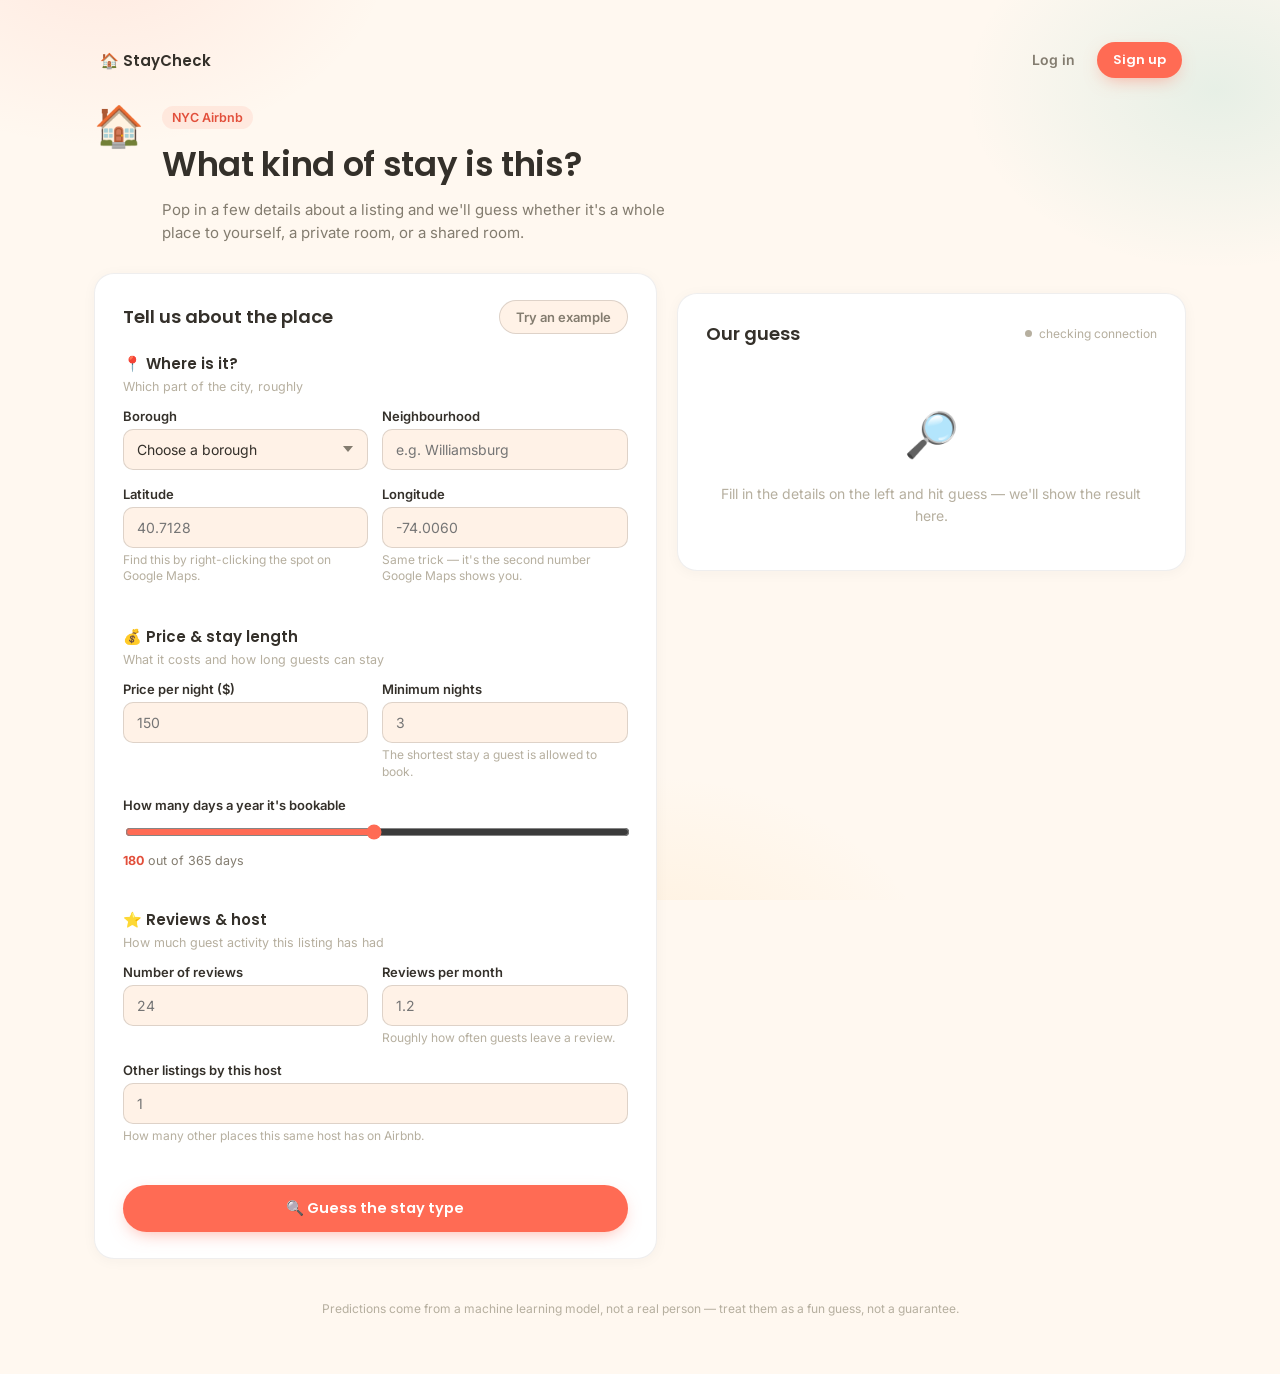
<file: index.html>
<!DOCTYPE html>
<html lang="en">
<head>
<meta charset="UTF-8">
<meta name="viewport" content="width=device-width, initial-scale=1.0">
<title>What Kind of Stay Is This? · Stay Type Checker</title>
<link rel="preconnect" href="https://fonts.googleapis.com">
<link rel="preconnect" href="https://fonts.gstatic.com" crossorigin>
<link href="https://fonts.googleapis.com/css2?family=Poppins:wght@500;600;700&family=Inter:wght@400;500;600&display=swap" rel="stylesheet">
<link rel="stylesheet" href="style.css">
</head>
<body>

<div class="ambient-bg" aria-hidden="true"></div>

<div class="page">

  <div id="siteNav"></div>

  <div class="hero">
    <span class="hero-emoji">🏠</span>
    <div>
      <span class="hero-eyebrow">NYC Airbnb</span>
      <h1 class="hero-title">What kind of stay is this?</h1>
      <p class="hero-sub">Pop in a few details about a listing and we'll guess whether it's a whole
        place to yourself, a private room, or a shared room.</p>
    </div>
  </div>

  <main class="grid">

    <!-- FORM -->
    <section class="card" aria-labelledby="formTitle">
      <div class="card-head">
        <h2 id="formTitle">Tell us about the place</h2>
        <button type="button" class="btn-ghost" id="exampleBtn">Try an example</button>
      </div>

      <form id="predictForm" novalidate>

        <fieldset>
          <legend>📍 Where is it?</legend>
          <span class="section-sub">Which part of the city, roughly</span>

          <div class="field-row">
            <div class="field">
              <label for="neighbourhood_group">Borough</label>
              <select id="neighbourhood_group" name="neighbourhood_group" required>
                <option value="" disabled selected>Choose a borough</option>
                <option value="Manhattan">Manhattan</option>
                <option value="Brooklyn">Brooklyn</option>
                <option value="Queens">Queens</option>
                <option value="Bronx">Bronx</option>
                <option value="Staten Island">Staten Island</option>
              </select>
            </div>
            <div class="field">
              <label for="neighbourhood">Neighbourhood</label>
              <input type="text" id="neighbourhood" name="neighbourhood" placeholder="e.g. Williamsburg" required>
            </div>
          </div>

          <div class="field-row">
            <div class="field">
              <label for="latitude">Latitude</label>
              <input type="number" id="latitude" name="latitude" step="0.000001" min="-90" max="90" placeholder="40.7128" required>
              <span class="hint">Find this by right-clicking the spot on Google Maps.</span>
            </div>
            <div class="field">
              <label for="longitude">Longitude</label>
              <input type="number" id="longitude" name="longitude" step="0.000001" min="-180" max="180" placeholder="-74.0060" required>
              <span class="hint">Same trick — it's the second number Google Maps shows you.</span>
            </div>
          </div>
        </fieldset>

        <fieldset>
          <legend>💰 Price &amp; stay length</legend>
          <span class="section-sub">What it costs and how long guests can stay</span>

          <div class="field-row">
            <div class="field">
              <label for="price">Price per night ($)</label>
              <input type="number" id="price" name="price" min="1" step="1" placeholder="150" required>
            </div>
            <div class="field">
              <label for="minimum_nights">Minimum nights</label>
              <input type="number" id="minimum_nights" name="minimum_nights" min="1" max="365" step="1" placeholder="3" required>
              <span class="hint">The shortest stay a guest is allowed to book.</span>
            </div>
          </div>

          <div class="field">
            <label for="availability_365">How many days a year it's bookable</label>
            <input type="range" id="availability_365" name="availability_365" min="0" max="365" step="1" value="180" required>
            <div class="range-readout"><span id="availabilityValue">180</span> out of 365 days</div>
          </div>
        </fieldset>

        <fieldset>
          <legend>⭐ Reviews &amp; host</legend>
          <span class="section-sub">How much guest activity this listing has had</span>

          <div class="field-row">
            <div class="field">
              <label for="number_of_reviews">Number of reviews</label>
              <input type="number" id="number_of_reviews" name="number_of_reviews" min="0" step="1" placeholder="24" required>
            </div>
            <div class="field">
              <label for="reviews_per_month">Reviews per month</label>
              <input type="number" id="reviews_per_month" name="reviews_per_month" min="0" step="0.01" placeholder="1.2" required>
              <span class="hint">Roughly how often guests leave a review.</span>
            </div>
          </div>

          <div class="field">
            <label for="calculated_host_listings_count">Other listings by this host</label>
            <input type="number" id="calculated_host_listings_count" name="calculated_host_listings_count" min="0" step="1" placeholder="1" required>
            <span class="hint">How many other places this same host has on Airbnb.</span>
          </div>
        </fieldset>

        <button type="submit" class="btn-primary btn-block" id="predictBtn">
          <span class="btn-label">🔍 Guess the stay type</span>
          <span class="btn-spinner" aria-hidden="true"></span>
        </button>

        <p class="form-error" id="formError" role="alert"></p>
      </form>
    </section>

    <!-- RESULT -->
    <section class="card" aria-labelledby="resultTitle" aria-live="polite">
      <div class="card-head">
        <h2 id="resultTitle">Our guess</h2>
        <span class="status-line" id="apiStatus"><span class="status-dot"></span>checking connection</span>
      </div>

      <div class="result-empty" id="resultEmpty">
        <span class="big-emoji">🔎</span>
        <p>Fill in the details on the left and hit guess — we'll show the result here.</p>
      </div>

      <div class="result-content" id="resultContent" hidden>

        <div id="guessMount"></div>

        <div class="confidence">
          <p class="confidence-head">How sure are we?</p>
          <div class="prob-list" id="probList">
            <!-- built by JS -->
          </div>
        </div>
      </div>
    </section>

  </main>

  <footer class="page-footer">
    <p>Predictions come from a machine learning model, not a real person — treat them as a fun guess, not a guarantee.</p>
  </footer>
</div>

<script src="common.js"></script>
<script src="script.js"></script>
</body>
</html>
</file>
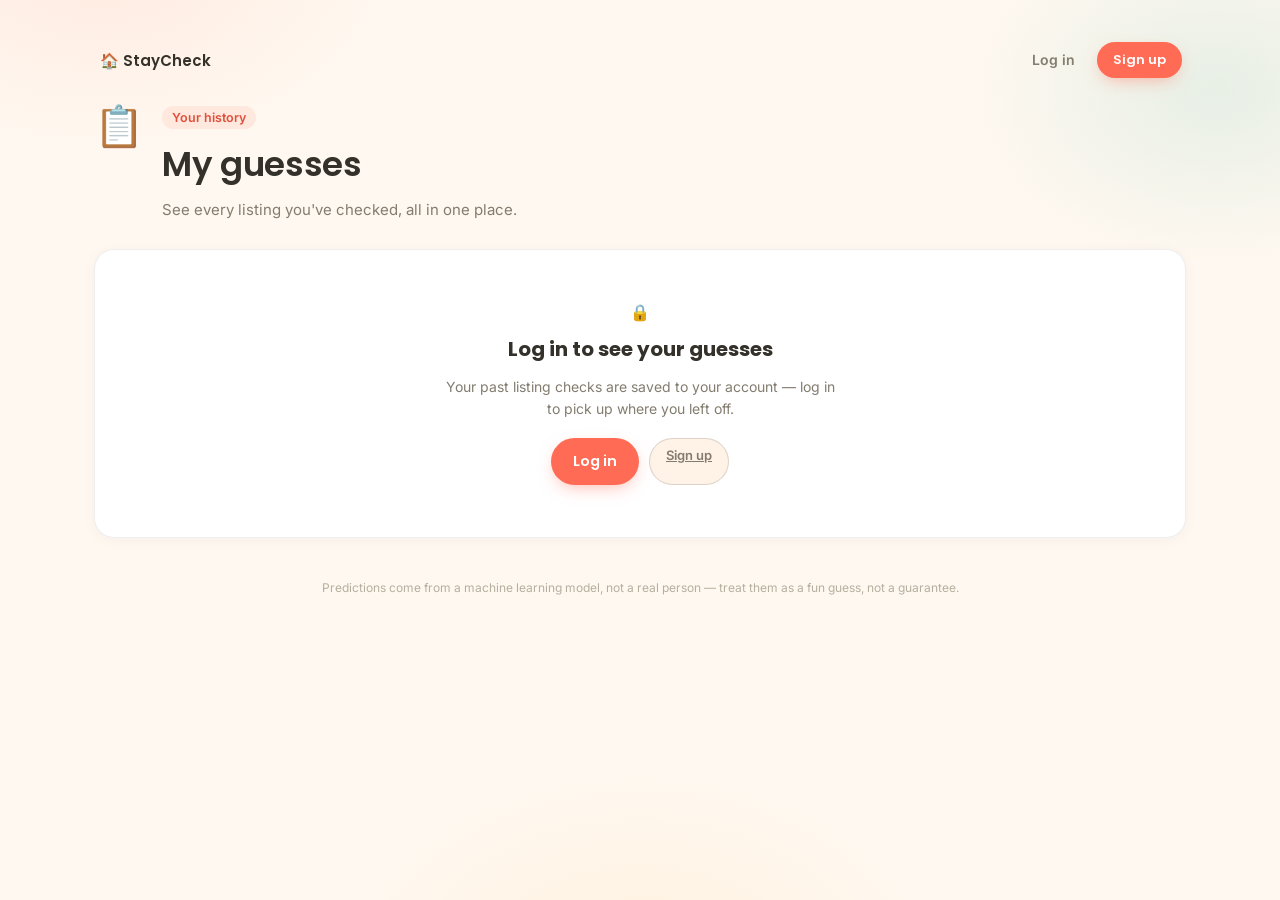
<file: dashboard.html>
<!DOCTYPE html>
<html lang="en">
<head>
<meta charset="UTF-8">
<meta name="viewport" content="width=device-width, initial-scale=1.0">
<title>My Guesses · Stay Type Checker</title>
<link rel="preconnect" href="https://fonts.googleapis.com">
<link rel="preconnect" href="https://fonts.gstatic.com" crossorigin>
<link href="https://fonts.googleapis.com/css2?family=Poppins:wght@500;600;700&family=Inter:wght@400;500;600&display=swap" rel="stylesheet">
<link rel="stylesheet" href="style.css">
</head>
<body>

<div class="ambient-bg" aria-hidden="true"></div>

<div class="page">

  <div id="siteNav"></div>

  <div class="hero">
    <span class="hero-emoji">📋</span>
    <div>
      <span class="hero-eyebrow">Your history</span>
      <h1 class="hero-title">My guesses</h1>
      <p class="hero-sub" id="recordCount">See every listing you've checked, all in one place.</p>
    </div>
  </div>

  <!-- Shown to logged-out visitors instead of redirecting them away -->
  <section class="card auth-prompt" id="authPrompt" hidden>
    <div class="auth-prompt-inner">
      <span class="big-emoji">🔒</span>
      <h2>Log in to see your guesses</h2>
      <p>Your past listing checks are saved to your account — log in to pick up where you left off.</p>
      <div class="auth-prompt-actions">
        <a href="login.html?next=dashboard.html" class="btn-primary">Log in</a>
        <a href="register.html" class="btn-ghost">Sign up</a>
      </div>
    </div>
  </section>

  <section class="card" id="appContent" hidden>
    <div class="card-head">
      <h2>Listings you've checked</h2>
      <a href="index.html" class="btn-primary">🔍 Check a new one</a>
    </div>

    <div id="historyLoading" class="result-empty">
      <span class="big-emoji">⏳</span>
      <p>Fetching your past guesses…</p>
    </div>

    <div id="historyEmpty" class="result-empty" hidden>
      <span class="big-emoji">🕵️</span>
      <p>You haven't checked any listings yet. Try one now!</p>
    </div>

    <div id="historyError" class="form-error" role="alert"></div>

    <div class="history-list" id="historyList" hidden></div>
  </section>

  <footer class="page-footer">
    <p>Predictions come from a machine learning model, not a real person — treat them as a fun guess, not a guarantee.</p>
  </footer>
</div>

<script src="common.js"></script>
<script src="dashboard.js"></script>
</body>
</html>
</file>
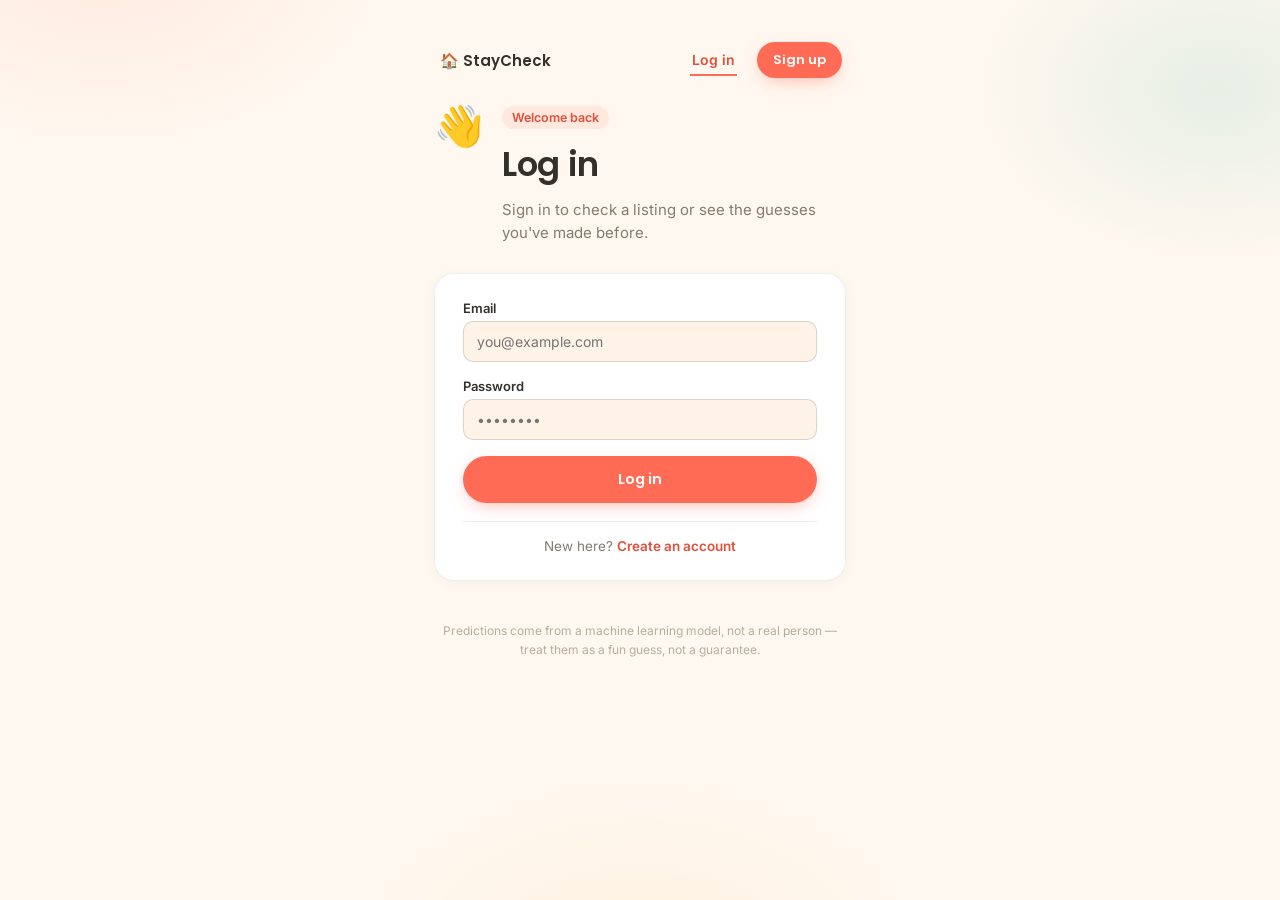
<file: login.html>
<!DOCTYPE html>
<html lang="en">
<head>
<meta charset="UTF-8">
<meta name="viewport" content="width=device-width, initial-scale=1.0">
<title>Log In · Stay Type Checker</title>
<link rel="preconnect" href="https://fonts.googleapis.com">
<link rel="preconnect" href="https://fonts.gstatic.com" crossorigin>
<link href="https://fonts.googleapis.com/css2?family=Poppins:wght@500;600;700&family=Inter:wght@400;500;600&display=swap" rel="stylesheet">
<link rel="stylesheet" href="style.css">
</head>
<body>

<div class="ambient-bg" aria-hidden="true"></div>

<div class="page page-narrow">

  <div id="siteNav"></div>

  <div class="hero">
    <span class="hero-emoji">👋</span>
    <div>
      <span class="hero-eyebrow">Welcome back</span>
      <h1 class="hero-title">Log in</h1>
      <p class="hero-sub">Sign in to check a listing or see the guesses you've made before.</p>
    </div>
  </div>

  <section class="card">
    <form id="loginForm" class="auth-form">
      <div class="field">
        <label for="loginEmail">Email</label>
        <input type="email" id="loginEmail" name="email" placeholder="you@example.com" required>
      </div>
      <div class="field">
        <label for="loginPassword">Password</label>
        <input type="password" id="loginPassword" name="password" placeholder="••••••••" required>
      </div>
      <button type="submit" class="btn-primary btn-block" id="loginBtn">
        <span class="btn-label">Log in</span>
        <span class="btn-spinner" aria-hidden="true"></span>
      </button>
      <p class="form-error" id="authError" role="alert"></p>
    </form>

    <p class="switch-link">New here? <a href="register.html">Create an account</a></p>
  </section>

  <footer class="page-footer">
    <p>Predictions come from a machine learning model, not a real person — treat them as a fun guess, not a guarantee.</p>
  </footer>
</div>

<script src="common.js"></script>
<script src="login.js"></script>
</body>
</html>
</file>
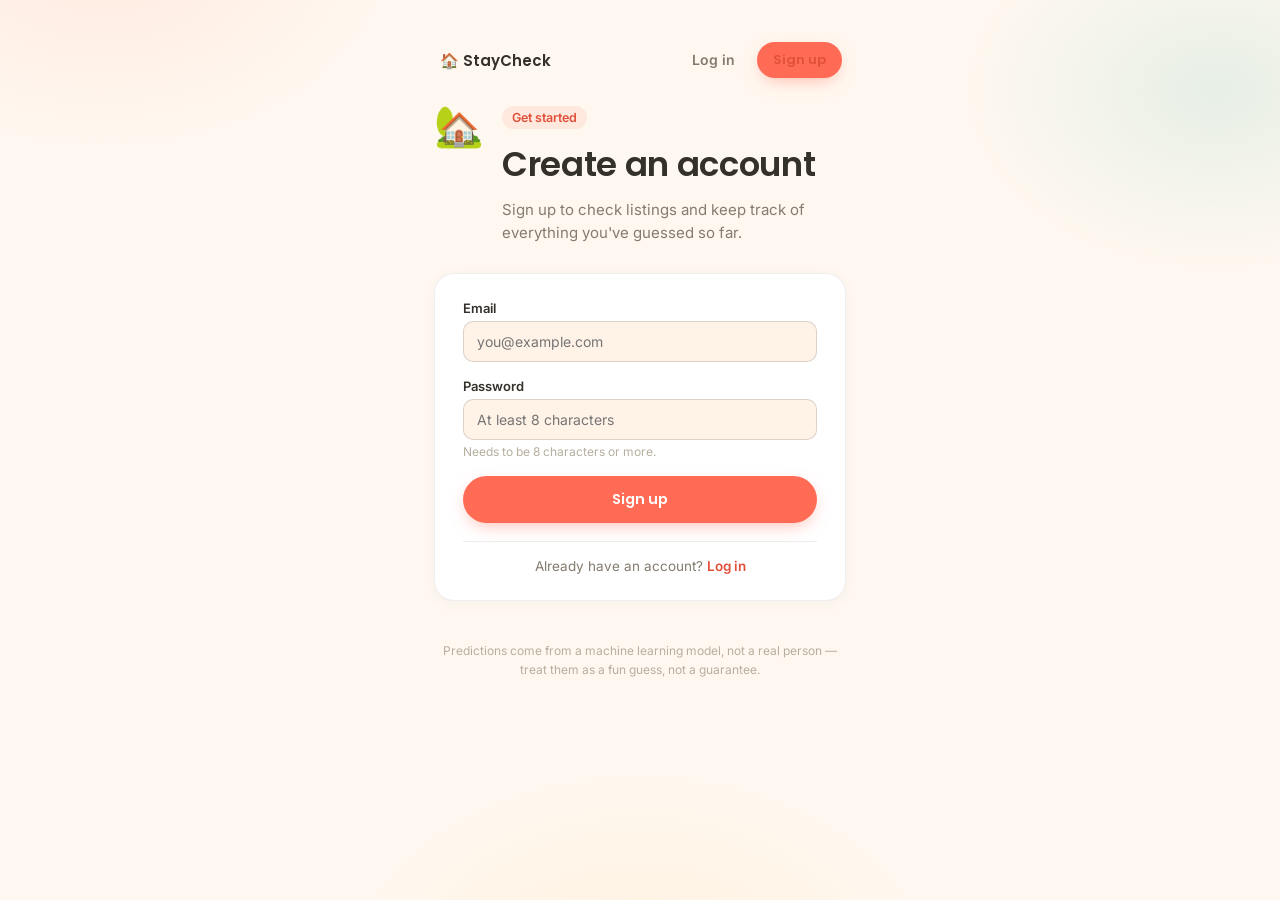
<file: register.html>
<!DOCTYPE html>
<html lang="en">
<head>
<meta charset="UTF-8">
<meta name="viewport" content="width=device-width, initial-scale=1.0">
<title>Sign Up · Stay Type Checker</title>
<link rel="preconnect" href="https://fonts.googleapis.com">
<link rel="preconnect" href="https://fonts.gstatic.com" crossorigin>
<link href="https://fonts.googleapis.com/css2?family=Poppins:wght@500;600;700&family=Inter:wght@400;500;600&display=swap" rel="stylesheet">
<link rel="stylesheet" href="style.css">
</head>
<body>

<div class="ambient-bg" aria-hidden="true"></div>

<div class="page page-narrow">

  <div id="siteNav"></div>

  <div class="hero">
    <span class="hero-emoji">🏡</span>
    <div>
      <span class="hero-eyebrow">Get started</span>
      <h1 class="hero-title">Create an account</h1>
      <p class="hero-sub">Sign up to check listings and keep track of everything you've guessed so far.</p>
    </div>
  </div>

  <section class="card">
    <form id="registerForm" class="auth-form">
      <div class="field">
        <label for="registerEmail">Email</label>
        <input type="email" id="registerEmail" name="email" placeholder="you@example.com" required>
      </div>
      <div class="field">
        <label for="registerPassword">Password</label>
        <input type="password" id="registerPassword" name="password" placeholder="At least 8 characters" minlength="8" required>
        <span class="hint">Needs to be 8 characters or more.</span>
      </div>
      <button type="submit" class="btn-primary btn-block" id="registerBtn">
        <span class="btn-label">Sign up</span>
        <span class="btn-spinner" aria-hidden="true"></span>
      </button>
      <p class="form-error" id="authError" role="alert"></p>
    </form>

    <p class="switch-link">Already have an account? <a href="login.html">Log in</a></p>
  </section>

  <footer class="page-footer">
    <p>Predictions come from a machine learning model, not a real person — treat them as a fun guess, not a guarantee.</p>
  </footer>
</div>

<script src="common.js"></script>
<script src="register.js"></script>
</body>
</html>
</file>
<file: style.css>
/* ============================================================
   TOKENS
   ============================================================ */
:root {
  --bg: #FFF8F0;
  --card: #FFFFFF;
  --card-soft: #FFF2E7;

  --text: #34302A;
  --text-muted: #837C6F;
  --text-faint: #B6AF9F;

  --coral: #FF6B54;
  --coral-dark: #E24F3B;
  --coral-soft: rgba(255, 107, 84, 0.1);

  --teal: #14A38C;
  --teal-soft: rgba(20, 163, 140, 0.1);

  --gold: #FFB648;
  --gold-soft: rgba(255, 182, 72, 0.12);

  --border: rgba(52, 48, 42, 0.08);
  --border-strong: rgba(52, 48, 42, 0.16);

  --font-display: 'Poppins', sans-serif;
  --font-body: 'Inter', sans-serif;

  --radius-lg: 20px;
  --radius: 14px;
  --radius-sm: 10px;

  color-scheme: light;
}

@media (prefers-reduced-motion: reduce) {
  *, *::before, *::after {
    animation-duration: 0.001ms !important;
    animation-iteration-count: 1 !important;
    transition-duration: 0.001ms !important;
  }
}

/* ============================================================
   RESET / BASE
   ============================================================ */
* { box-sizing: border-box; }

html, body {
  margin: 0;
  padding: 0;
  background: var(--bg);
  color: var(--text);
  font-family: var(--font-body);
  min-height: 100%;
}

body { position: relative; overflow-x: hidden; }

h1, h2 { margin: 0; font-family: var(--font-display); }
p { margin: 0; }

button { font-family: var(--font-body); cursor: pointer; }
input, select { font-family: var(--font-body); }

:focus-visible {
  outline: 2px solid var(--teal);
  outline-offset: 2px;
}

/* ============================================================
   AMBIENT BACKGROUND — soft warm blobs, nothing severe
   ============================================================ */
.ambient-bg {
  position: fixed;
  inset: 0;
  z-index: 0;
  pointer-events: none;
  background:
    radial-gradient(480px 320px at 8% -5%, var(--coral-soft), transparent 60%),
    radial-gradient(420px 300px at 95% 10%, var(--teal-soft), transparent 60%),
    radial-gradient(500px 360px at 50% 110%, var(--gold-soft), transparent 60%),
    var(--bg);
}

/* ============================================================
   LAYOUT
   ============================================================ */
.page {
  position: relative;
  z-index: 2;
  max-width: 1140px;
  margin: 0 auto;
  padding: 32px 24px 56px;
}

.page-narrow { max-width: 460px; }

/* ============================================================
   NAV
   ============================================================ */
.site-nav {
  display: flex;
  align-items: center;
  gap: 20px;
  padding: 10px 4px 28px;
  font-size: 14px;
}

.site-nav a {
  color: var(--text-muted);
  text-decoration: none;
  font-weight: 600;
  padding: 6px 2px;
  border-bottom: 2px solid transparent;
  transition: color 0.2s ease, border-color 0.2s ease;
}

.site-nav a:hover { color: var(--text); }
.site-nav a.active { color: var(--coral-dark); border-bottom-color: var(--coral); }

.nav-spacer { flex: 1; }

.nav-user {
  color: var(--text-faint);
  font-size: 13px;
}

.site-nav .brand {
  font-family: var(--font-display);
  font-weight: 600;
  color: var(--text);
  border-bottom: none;
  font-size: 15px;
}

.site-nav .brand:hover { color: var(--text); }

.site-nav .nav-signup {
  padding: 8px 16px;
  font-size: 13px;
  border-bottom: none;
  color: #fff;
}

.site-nav .nav-signup:hover { color: #fff; }

/* ============================================================
   LOGGED-OUT PROMPT (shown in place of gated content)
   ============================================================ */
.auth-prompt-inner {
  display: flex;
  flex-direction: column;
  align-items: center;
  text-align: center;
  gap: 12px;
  padding: 26px 12px;
}

.auth-prompt-inner h2 { font-size: 20px; }

.auth-prompt-inner p {
  color: var(--text-muted);
  font-size: 14px;
  max-width: 400px;
  line-height: 1.55;
}

.auth-prompt-actions {
  display: flex;
  gap: 10px;
  margin-top: 6px;
}

/* ============================================================
   HERO
   ============================================================ */
.hero {
  display: flex;
  align-items: flex-start;
  gap: 18px;
  margin-bottom: 28px;
  animation: rise 0.6s cubic-bezier(0.16, 1, 0.3, 1) both;
}

@keyframes rise {
  from { opacity: 0; transform: translateY(12px); }
  to { opacity: 1; transform: translateY(0); }
}

.hero-emoji {
  font-size: 40px;
  line-height: 1;
  flex-shrink: 0;
}

.hero-eyebrow {
  display: inline-block;
  font-size: 12.5px;
  font-weight: 600;
  color: var(--coral-dark);
  background: var(--coral-soft);
  padding: 4px 10px;
  border-radius: 999px;
  margin-bottom: 10px;
}

.hero-title {
  font-size: clamp(26px, 4vw, 34px);
  font-weight: 600;
  letter-spacing: -0.01em;
  color: var(--text);
  margin-bottom: 8px;
}

.hero-sub {
  font-size: 15px;
  line-height: 1.55;
  color: var(--text-muted);
  max-width: 520px;
}

@media (max-width: 560px) {
  .page-narrow .hero { text-align: left; }
}

/* ============================================================
   CARDS / PANELS
   ============================================================ */
.card {
  background: var(--card);
  border: 1px solid var(--border);
  border-radius: var(--radius-lg);
  padding: 26px 28px;
  box-shadow: 0 2px 14px rgba(52, 48, 42, 0.04);
  animation: rise 0.6s cubic-bezier(0.16, 1, 0.3, 1) both;
  animation-delay: 0.06s;
}

.card + .card { margin-top: 20px; }

.card-head {
  display: flex;
  align-items: center;
  justify-content: space-between;
  flex-wrap: wrap;
  gap: 12px;
  margin-bottom: 18px;
}

.card-head h2 {
  font-size: 18px;
  font-weight: 600;
  display: flex;
  align-items: center;
  gap: 8px;
}

/* ============================================================
   BUTTONS
   ============================================================ */
.btn-primary {
  position: relative;
  background: var(--coral);
  color: #fff;
  border: none;
  border-radius: 999px;
  padding: 13px 22px;
  font-family: var(--font-display);
  font-size: 14.5px;
  font-weight: 600;
  display: inline-flex;
  align-items: center;
  justify-content: center;
  gap: 9px;
  transition: background 0.15s ease, transform 0.15s ease, box-shadow 0.2s ease;
  box-shadow: 0 6px 18px -6px rgba(255, 107, 84, 0.55);
  text-decoration: none;
}

.btn-primary:hover { background: var(--coral-dark); transform: translateY(-1px); }
.btn-primary:active { transform: translateY(0); }

.btn-primary:disabled {
  background: var(--text-faint);
  box-shadow: none;
  cursor: not-allowed;
  transform: none;
}

.btn-block { width: 100%; }

.btn-ghost {
  background: var(--card-soft);
  border: 1px solid var(--border-strong);
  color: var(--text-muted);
  font-size: 13px;
  font-weight: 600;
  padding: 8px 16px;
  border-radius: 999px;
  transition: border-color 0.2s ease, color 0.2s ease;
}

.btn-ghost:hover { border-color: var(--teal); color: var(--teal); }

.btn-spinner {
  width: 14px;
  height: 14px;
  border-radius: 50%;
  border: 2px solid rgba(255, 255, 255, 0.4);
  border-top-color: #fff;
  display: none;
  animation: spin 0.7s linear infinite;
}

.btn-primary.loading .btn-spinner { display: inline-block; }
.btn-primary.loading .btn-label { opacity: 0.85; }

@keyframes spin { to { transform: rotate(360deg); } }

/* ============================================================
   FORM
   ============================================================ */
fieldset { border: none; padding: 0; margin: 0 0 24px; }

legend {
  font-family: var(--font-display);
  font-size: 15px;
  font-weight: 600;
  color: var(--text);
  padding: 0 0 4px;
  width: 100%;
}

.section-sub {
  display: block;
  font-size: 12.5px;
  font-weight: 400;
  font-family: var(--font-body);
  color: var(--text-faint);
  margin-bottom: 14px;
}

.field-row {
  display: grid;
  grid-template-columns: 1fr 1fr;
  gap: 14px;
}

@media (max-width: 520px) {
  .field-row { grid-template-columns: 1fr; }
}

.field { margin-bottom: 16px; display: flex; flex-direction: column; gap: 5px; }

label { font-size: 13px; color: var(--text); font-weight: 600; }

.hint {
  font-size: 12px;
  color: var(--text-faint);
  line-height: 1.4;
  margin-top: -1px;
}

input[type="number"],
input[type="text"],
input[type="email"],
input[type="password"],
select {
  background: var(--card-soft);
  border: 1px solid var(--border-strong);
  border-radius: var(--radius-sm);
  color: var(--text);
  padding: 11px 13px;
  font-size: 14px;
  width: 100%;
  transition: border-color 0.2s ease, box-shadow 0.2s ease, background 0.2s ease;
}

input:hover, select:hover { border-color: var(--text-faint); }

input:focus, select:focus {
  border-color: var(--teal);
  background: #fff;
  box-shadow: 0 0 0 3px var(--teal-soft);
  outline: none;
}

select {
  appearance: none;
  background-image: url("data:image/svg+xml,%3Csvg xmlns='http://www.w3.org/2000/svg' width='10' height='6'%3E%3Cpath d='M0 0l5 6 5-6z' fill='%23837C6F'/%3E%3C/svg%3E");
  background-repeat: no-repeat;
  background-position: right 14px center;
  padding-right: 34px;
}

select option { background: #fff; color: var(--text); }

input[type="range"] { width: 100%; accent-color: var(--coral); margin-top: 6px; }

.range-readout {
  font-size: 12.5px;
  color: var(--text-muted);
  margin-top: 6px;
}

#availabilityValue { color: var(--coral-dark); font-weight: 700; }

.form-error {
  color: var(--coral-dark);
  background: var(--coral-soft);
  border-radius: var(--radius-sm);
  font-size: 13px;
  padding: 10px 14px;
  margin-top: 12px;
  min-height: 0;
  line-height: 1.5;
}

.form-error:empty { display: none; padding: 0; margin: 0; }

/* ============================================================
   RESULT — friendly guess card
   ============================================================ */
.result-empty {
  display: flex;
  flex-direction: column;
  align-items: center;
  text-align: center;
  gap: 14px;
  padding: 34px 12px 16px;
  color: var(--text-faint);
  font-size: 14px;
  line-height: 1.6;
}

.result-empty .big-emoji { font-size: 44px; }

.result-content { animation: rise 0.5s cubic-bezier(0.16, 1, 0.3, 1) both; }

.guess-card {
  border-radius: var(--radius-lg);
  padding: 20px 22px;
  margin-bottom: 22px;
  background: var(--guess-soft, var(--coral-soft));
  border: 1px solid var(--guess-color, var(--coral));
  display: flex;
  align-items: center;
  gap: 16px;
  transform: scale(0.92);
  opacity: 0;
  transition: transform 0.4s cubic-bezier(0.34, 1.56, 0.64, 1), opacity 0.3s ease;
}

.guess-card.landed { transform: scale(1); opacity: 1; }

.guess-emoji { font-size: 34px; flex-shrink: 0; }

.guess-eyebrow {
  display: block;
  font-size: 12.5px;
  color: var(--guess-color, var(--coral-dark));
  font-weight: 600;
  margin-bottom: 2px;
}

.guess-label {
  display: block;
  font-family: var(--font-display);
  font-size: 21px;
  font-weight: 600;
  color: var(--text);
}

.confidence {
  border-top: 1px solid var(--border);
  padding-top: 16px;
}

.confidence-head {
  font-size: 13px;
  font-weight: 600;
  color: var(--text-muted);
  margin-bottom: 12px;
}

.prob-list { display: flex; flex-direction: column; gap: 12px; }

.prob-row {
  display: grid;
  grid-template-columns: auto 1fr auto;
  gap: 10px;
  align-items: center;
}

.prob-bullet {
  width: 9px;
  height: 9px;
  border-radius: 50%;
  background: var(--class-color, var(--text-faint));
  flex-shrink: 0;
}

.prob-row .name { font-size: 13.5px; color: var(--text-muted); }
.prob-row.top .name { color: var(--text); font-weight: 600; }

.prob-track {
  grid-column: 1 / -1;
  height: 6px;
  border-radius: 999px;
  background: var(--border);
  overflow: hidden;
  margin-top: -3px;
}

.prob-fill {
  height: 100%;
  width: 0%;
  border-radius: 999px;
  background: var(--class-color, var(--coral));
  transition: width 0.9s cubic-bezier(0.16, 1, 0.3, 1);
}

.prob-row .value {
  font-size: 13px;
  font-weight: 600;
  color: var(--text);
  min-width: 40px;
  text-align: right;
}

/* ============================================================
   STATUS PILL
   ============================================================ */
.status-line {
  display: inline-flex;
  align-items: center;
  gap: 7px;
  font-size: 12px;
  color: var(--text-faint);
}

.status-dot {
  width: 7px;
  height: 7px;
  border-radius: 50%;
  background: var(--text-faint);
  transition: background 0.3s ease;
}

.status-line.online .status-dot,
#apiStatus.online .status-dot { background: var(--teal); }
#apiStatus.offline .status-dot { background: var(--coral); }

/* ============================================================
   AUTH PAGES
   ============================================================ */
.auth-form .field { margin-bottom: 16px; }

.switch-link {
  margin-top: 18px;
  padding-top: 16px;
  border-top: 1px solid var(--border);
  font-size: 13.5px;
  color: var(--text-muted);
  text-align: center;
}

.switch-link a { color: var(--coral-dark); font-weight: 600; text-decoration: none; }
.switch-link a:hover { text-decoration: underline; }

.auth-logged-in:not([hidden]) {
  display: flex;
  align-items: center;
  justify-content: space-between;
  flex-wrap: wrap;
  gap: 12px;
}

.auth-logged-in strong { color: var(--text); }

/* ============================================================
   DASHBOARD — prediction cards
   ============================================================ */
.history-list { display: flex; flex-direction: column; gap: 12px; }

.history-card {
  display: flex;
  align-items: center;
  gap: 14px;
  padding: 14px 16px;
  border: 1px solid var(--border);
  border-radius: var(--radius);
  background: var(--card-soft);
}

.history-emoji { font-size: 26px; flex-shrink: 0; }

.history-main { flex: 1; min-width: 0; }

.history-type {
  font-weight: 600;
  color: var(--hist-color, var(--text));
  font-size: 14.5px;
  margin-bottom: 2px;
}

.history-meta {
  font-size: 12.5px;
  color: var(--text-faint);
}

.history-price {
  font-family: var(--font-display);
  font-weight: 600;
  font-size: 15px;
  color: var(--text);
  white-space: nowrap;
}

/* ============================================================
   GRID / FOOTER
   ============================================================ */
.grid {
  display: grid;
  grid-template-columns: minmax(0, 1.05fr) minmax(0, 0.95fr);
  gap: 20px;
  align-items: start;
}

@media (max-width: 900px) {
  .grid { grid-template-columns: 1fr; }
}

.page-footer {
  margin-top: 40px;
  text-align: center;
  font-size: 12px;
  color: var(--text-faint);
  line-height: 1.6;
}
</file>
